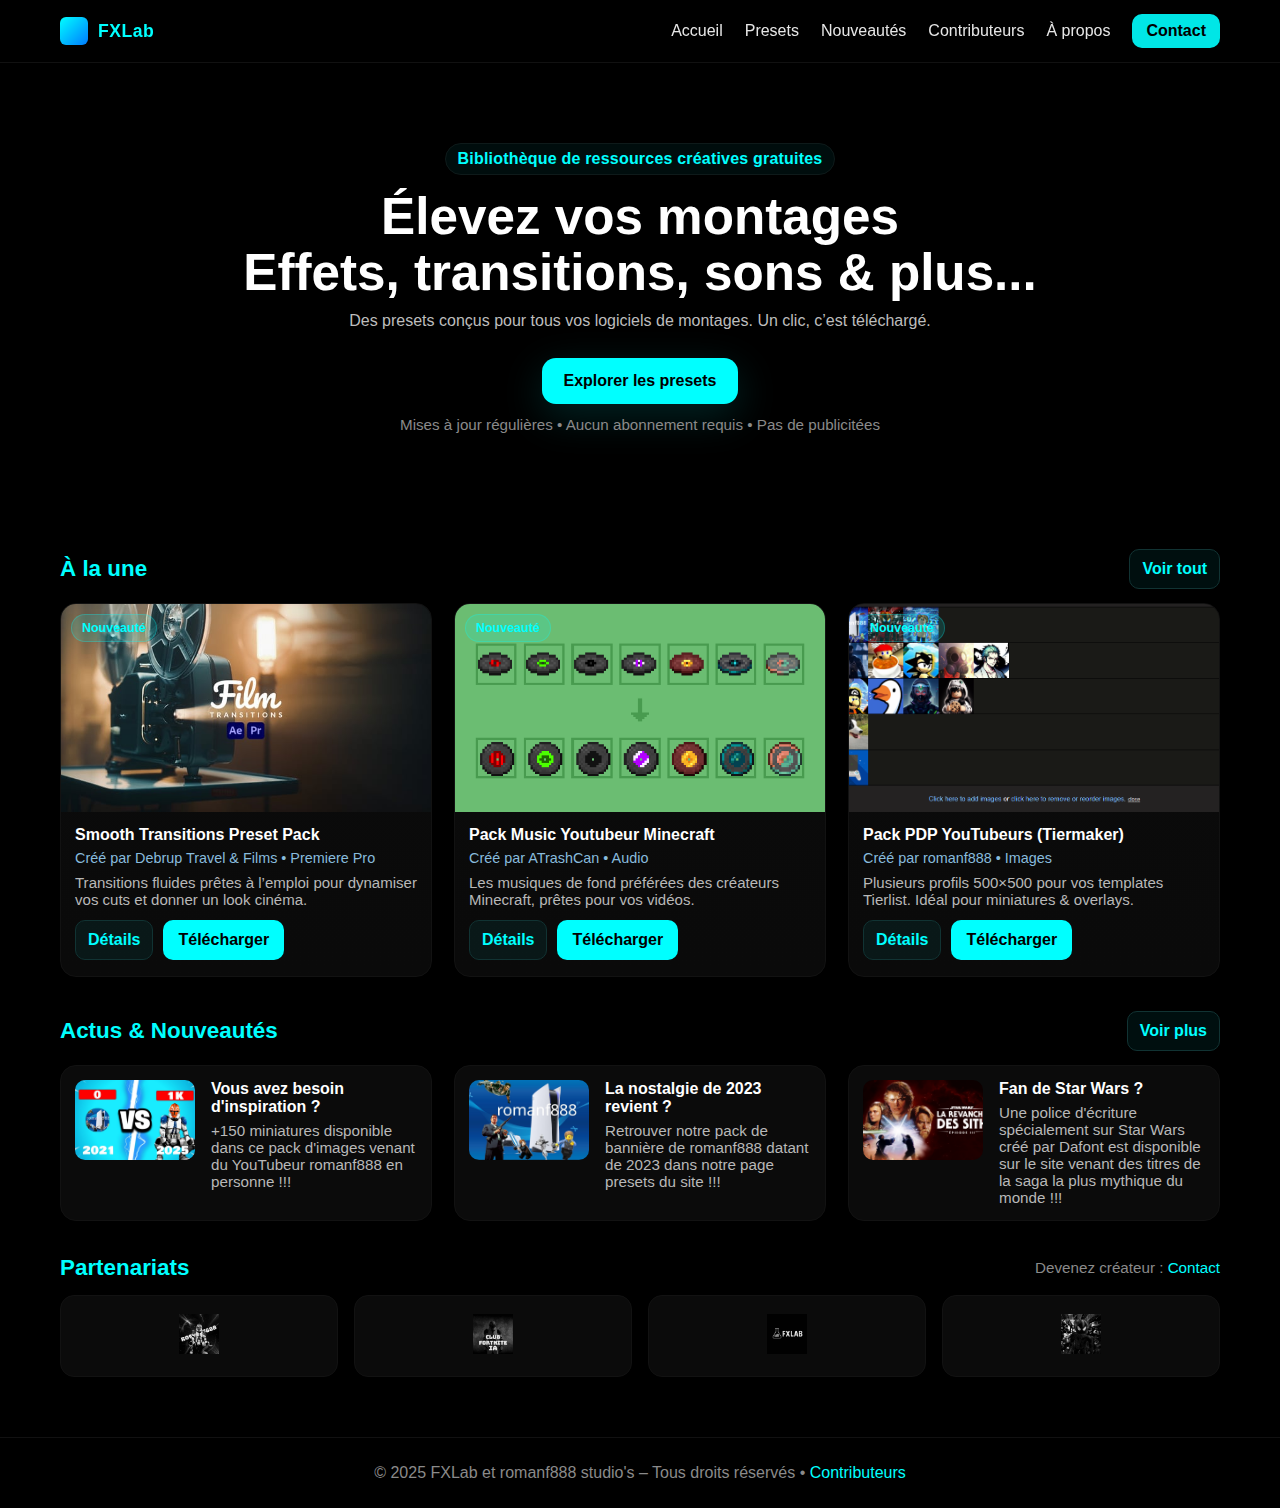
<file: index.html>
<!DOCTYPE html>
<html lang="fr">
<head>
  <meta charset="utf-8" />
  <meta name="viewport" content="width=device-width,initial-scale=1" />
  <title>FXLab – Bibliothèque de ressources gratuites et ilimités</title>
  <link rel="icon" href="favicon.ico" type="image/x-icon">
  <style>
    :root{
      --bg:#000; --card:#0b0b0b; --muted:#bdbdbd; --text:#fff; --accent:#00ffff; --accent-2:#00cccc;
      --ring: rgba(0,255,255,.15);
    }
    *{box-sizing:border-box}
    body{margin:0;background:var(--bg);color:var(--text);
      font-family:-apple-system,BlinkMacSystemFont,"Segoe UI",Roboto,Inter,Arial,sans-serif}
    a{color:inherit;text-decoration:none}

    /* Header */
    header{
      position:sticky; top:0; z-index:50;
      background:rgba(0,0,0,.7); backdrop-filter: blur(12px);
      border-bottom:1px solid #111;
    }
    .nav{
      max-width:1200px; margin:0 auto; padding:14px 20px;
      display:flex; align-items:center; justify-content:space-between;
    }
    .brand{display:flex; align-items:center; gap:10px}
    .brand-logo{width:28px;height:28px;border-radius:6px;background:linear-gradient(135deg,var(--accent),#007bff)}
    .brand h1{margin:0;font-size:1.1rem;letter-spacing:.5px;color:var(--accent)}
    .links{display:flex; gap:22px; align-items:center}
    .links a{opacity:.9}
    .links a:hover{color:var(--accent)}
    .cta-small{
      padding:8px 14px;border-radius:10px;background:var(--accent);color:#000;font-weight:700
    }
    .burger{display:none; cursor:pointer;border:1px solid #1a1a1a;border-radius:10px;padding:8px}
    .mobile{display:none; flex-direction:column; gap:14px; padding:14px 20px; border-top:1px solid #111}

    /* Hero */
    .hero{
      max-width:1200px; margin:40px auto; padding:40px 20px; text-align:center;
    }
    .super{display:inline-block; padding:6px 12px; border:1px solid #0e1a1a; border-radius:999px;
      background:rgba(0,255,255,.05); color:var(--accent); font-weight:600; letter-spacing:.2px}
    .hero h2{font-size:clamp(2rem,4vw,3.2rem); line-height:1.1; margin:14px 0 10px}
    .hero p{color:var(--muted); max-width:800px; margin:0 auto 22px}
    .cta{
      display:inline-block; margin-top:6px; padding:14px 22px; border-radius:14px;
      background:var(--accent); color:#000; font-weight:800;
      box-shadow:0 12px 40px var(--ring)
    }
    .cta:hover{background:var(--accent-2)}
    /* sub-note */
    .sub{margin-top:12px; color:#8a8a8a; font-size:.95rem}

    /* Sections wrapper */
    .wrap{max-width:1200px; margin:0 auto; padding:10px 20px 60px}

    /* Featured presets row */
    .section-head{display:flex; justify-content:space-between; align-items:center; margin:26px 0 14px}
    .section-head h3{margin:0; font-size:1.4rem; color:var(--accent)}
    .grid{
      display:grid; gap:22px;
      grid-template-columns:repeat(auto-fit,minmax(240px,1fr));
    }
    .card{
      background:linear-gradient(180deg,#0b0b0b,#0a0a0a);
      border:1px solid #121212; border-radius:16px; overflow:hidden;
      transition:transform .25s ease, box-shadow .25s ease, border-color .25s ease;
      position:relative;
    }
    .card:hover{transform:translateY(-4px); box-shadow:0 16px 40px var(--ring); border-color:#1b1b1b}
    .thumb{position:relative; aspect-ratio:16/9; background:#151515}
    .thumb img{width:100%; height:100%; object-fit:cover; display:block}
    .label{position:absolute; top:10px; left:10px; padding:6px 10px; border-radius:999px;
      background:rgba(0,255,255,.14); color:var(--accent); font-size:.78rem; font-weight:700; border:1px solid rgba(0,255,255,.25)}
    .content{padding:14px 14px 16px}
    .title{margin:0 0 6px; font-weight:700}
    .meta{color:#8bd; font-size:.9rem; margin-bottom:8px}
    .desc{color:#b8b8b8; font-size:.94rem; margin:0 0 12px}
    .actions{display:flex; gap:10px}
    .btn{
      display:inline-block; padding:10px 12px; border-radius:10px; font-weight:700;
      border:1px solid #133; background:rgba(0,255,255,.06); color:var(--accent)
    }
    .btn:hover{background:rgba(0,255,255,.12)}
    .btn-primary {
  display:inline-block;
  padding:10px 14px;
  border-radius:10px;   /* arrondi */
  font-weight:700;
  border:1px solid transparent;
  background:var(--accent);
  color:#000;
  transition: background 0.2s ease, transform 0.2s ease;
}

.btn-primary:hover {
  background:var(--accent-2);
  transform: translateY(-2px);
}

    /* Articles / Actus */
    .article{display:flex; gap:16px; padding:14px; border:1px solid #121212; border-radius:16px; background:#0b0b0b}
    .article img{width:120px; height:80px; object-fit:cover; border-radius:10px; background:#151515}
    .article h4{margin:0 0 6px}
    .article p{margin:0; color:#b8b8b8; font-size:.95rem}
    .article {
  display:flex; 
  gap:16px; 
  padding:14px; 
  border:1px solid #121212; 
  border-radius:16px; 
  background:#0b0b0b;
  transition: transform .25s ease, box-shadow .25s ease, border-color .25s ease;
}

.article:hover {
  transform: translateY(-4px);
  box-shadow: 0 16px 40px var(--ring);
  border-color: #1b1b1b;
}

    /* Partenaires */
    .partners{
      display:grid; grid-template-columns:repeat(auto-fit,minmax(130px,1fr)); gap:16px;
    }
    .partner{
      border:1px solid #121212; border-radius:14px; background:#0b0b0b; padding:18px; text-align:center;
      transition:transform .2s ease, box-shadow .2s ease;
    }
    .partner:hover{transform:translateY(-3px); box-shadow:0 10px 30px var(--ring)}
    .partner img{height:40px; object-fit:contain; filter:grayscale(100%) contrast(105%); opacity:.9}

    /* Footer */
    footer{border-top:1px solid #111; color:#8a8a8a; text-align:center; padding:26px 20px}

    /* Responsive nav */
    @media (max-width:860px){
      .links{display:none}
      .burger{display:block}
      .mobile.show{display:flex}
    }
  </style>
</head>
<body>

  <!-- Header -->
  <header>
    <div class="nav">
      <div class="brand">
        <div class="brand-logo" aria-hidden="true"></div>
        <h1>FXLab</h1>
      </div>

      <nav class="links" aria-label="Navigation principale">
        <a href="index.html" aria-current="page">Accueil</a>
        <a href="presets.html">Presets</a>
        <a href="news.html">Nouveautés</a>
        <a href="contributors.html">Contributeurs</a>
        <a href="about.html">À propos</a>
        <a href="contact.html" class="cta-small">Contact</a>
      </nav>

      <button class="burger" aria-label="Ouvrir le menu" onclick="toggleMenu()">
        ☰
      </button>
    </div>

    <nav id="mobileNav" class="mobile" aria-label="Navigation mobile">
      <a href="index.html">Accueil</a>
      <a href="presets.html">Presets</a>
      <a href="news.html">Nouveautés</a>
      <a href="contributors.html">Contributeurs</a>
      <a href="about.html">À propos</a>
      <a href="contact.html" class="cta-small" style="display:inline-block; width:max-content">Contact</a>
    </nav>
  </header>

  <!-- Hero -->
  <section class="hero">
    <span class="super">Bibliothèque de ressources créatives gratuites</span>
    <h2>Élevez vos montages<br>Effets, transitions, sons & plus...</h2>
    <p>Des presets conçus pour tous vos logiciels de montages.
       Un clic, c’est téléchargé.</p>
    <a class="cta" href="presets.html">Explorer les presets</a>
    <div class="sub">Mises à jour régulières • Aucun abonnement requis • Pas de publicitées</div>
  </section>

  <main class="wrap">

    <!-- Mise en avant presets -->
    <div class="section-head">
      <h3>À la une</h3>
      <a class="btn" href="presets.html">Voir tout</a>
    </div>
    <div class="grid" aria-label="Presets mis en avant">
      <!-- Card 1 -->
      <article class="card">
        <div class="thumb">
          <!-- Remplace par ton image -->
          <img src="pictures/film_transitions.jpg" alt="Smooth Transitions Preset Pack">
          <span class="label">Nouveauté</span>
        </div>
        <div class="content">
          <h4 class="title">Smooth Transitions Preset Pack</h4>
          <div class="meta">Créé par Debrup Travel & Films • Premiere Pro</div>
          <p class="desc">Transitions fluides prêtes à l’emploi pour dynamiser vos cuts et donner un look cinéma.</p>
          <div class="actions">
            <a class="btn" href="presets.html">Détails</a>
            <a class="btn-primary" href="https://drive.google.com/file/d/1tdREA-tGFz_EKFgXW3NCNWHJDrrkiq9k/view" target="_blank" rel="noopener">Télécharger</a>
          </div>
        </div>
      </article>

      <!-- Card 2 -->
      <article class="card">
        <div class="thumb">
          <img src="pictures/minecraft_music.png" alt="Pack Music Youtubeur Minecraft">
          <span class="label">Nouveauté</span>
        </div>
        <div class="content">
          <h4 class="title">Pack Music Youtubeur Minecraft</h4>
          <div class="meta">Créé par ATrashCan • Audio</div>
          <p class="desc">Les musiques de fond préférées des créateurs Minecraft, prêtes pour vos vidéos.</p>
          <div class="actions">
            <a class="btn" href="presets.html">Détails</a>
            <a class="btn-primary" href="https://drive.google.com/drive/folders/12WOY9GSO-vzHcJGz19avpRdbGQsEaAmz?usp=sharing" target="_blank" rel="noopener">Télécharger</a>
          </div>
        </div>
      </article>

      <!-- Card 3 -->
      <article class="card">
        <div class="thumb">
          <img src="pictures/tiermaker_youtubeurs.png" alt="Pack PDP YouTubeurs (Tiermaker)">
          <span class="label">Nouveauté</span>
        </div>
        <div class="content">
          <h4 class="title">Pack PDP YouTubeurs (Tiermaker)</h4>
          <div class="meta">Créé par romanf888 • Images</div>
          <p class="desc">Plusieurs profils 500×500 pour vos templates Tierlist. Idéal pour miniatures & overlays.</p>
          <div class="actions">
            <a class="btn" href="presets.html">Détails</a>
            <a class="btn-primary" href="https://drive.google.com/drive/folders/1rkk2cnZv1YM_CWG0DwI0sqtJLWTuQOmo?usp=sharing" target="_blank" rel="noopener">Télécharger</a>
          </div>
        </div>
      </article>
    </div>

    <!-- Nouveautés / Actus -->
    <div class="section-head" style="margin-top:34px;">
      <h3>Actus & Nouveautés</h3>
      <a class="btn" href="news.html">Voir plus</a>
    </div>
    <div class="grid">
      <!-- Article 1 -->
      <article class="article">
        <img src="pictures/Tout va changer... (4 ans sur YouTube).jpg" alt="Annonce FXLab">
        <div>
          <h4>Vous avez besoin d'inspiration ?</h4>
          <p>+150 miniatures disponible dans ce pack d'images venant du YouTubeur romanf888 en personne !!!</p>
        </div>
      </article>
      <!-- Article 2 -->
      <article class="article">
        <img src="pictures/Devenez romanf888 à partir de maintenant !!!.jpg" alt="Mise à jour">
        <div>
          <h4>La nostalgie de 2023 revient ?</h4>
          <p>Retrouver notre pack de bannière de romanf888 datant de 2023 dans notre page presets du site !!!</p>
        </div>
      </article>
      <!-- Article 3 -->
      <article class="article">
        <img src="pictures/sw3_picture.png" alt="Polices">
        <div>
          <h4>Fan de Star Wars ?</h4>
          <p>Une police d'écriture spécialement sur Star Wars créé par Dafont est disponible sur le site venant des titres de la saga la plus mythique du monde !!!</p>
        </div>
      </article>
    </div>

    <!-- Partenaires -->
    <div class="section-head" style="margin-top:34px;">
      <h3>Partenariats</h3>
      <span style="color:#8a8a8a;font-size:.95rem"> Devenez créateur : <a href="contact.html" style="color:var(--accent)">Contact</a></span>
    </div>
    <div class="partners" aria-label="Partenaires">
      <!-- Remplace les src par tes logos (images locales) -->
      <div class="partner"><img src="pictures/romanf888.PNG" alt="romanf888"></div>
      <div class="partner"><img src="pictures/Club_Fortnite_IA.png" alt="Club Fortnite"></div>
      <div class="partner"><img src="pictures/Fxlab.png" alt="FXLab For Creator"></div>
      <div class="partner"><img src="pictures/HYDRA.png" alt="HYDRA"></div>
    </div>

  </main>

  <footer>
    © 2025 FXLab et romanf888 studio's – Tous droits réservés • <a href="contributors.html" style="color:var(--accent)">Contributeurs</a>
  </footer>

  <script>
    function toggleMenu(){
      const el = document.getElementById('mobileNav');
      el.classList.toggle('show');
    }
  </script>
</body>
</html>
</file>
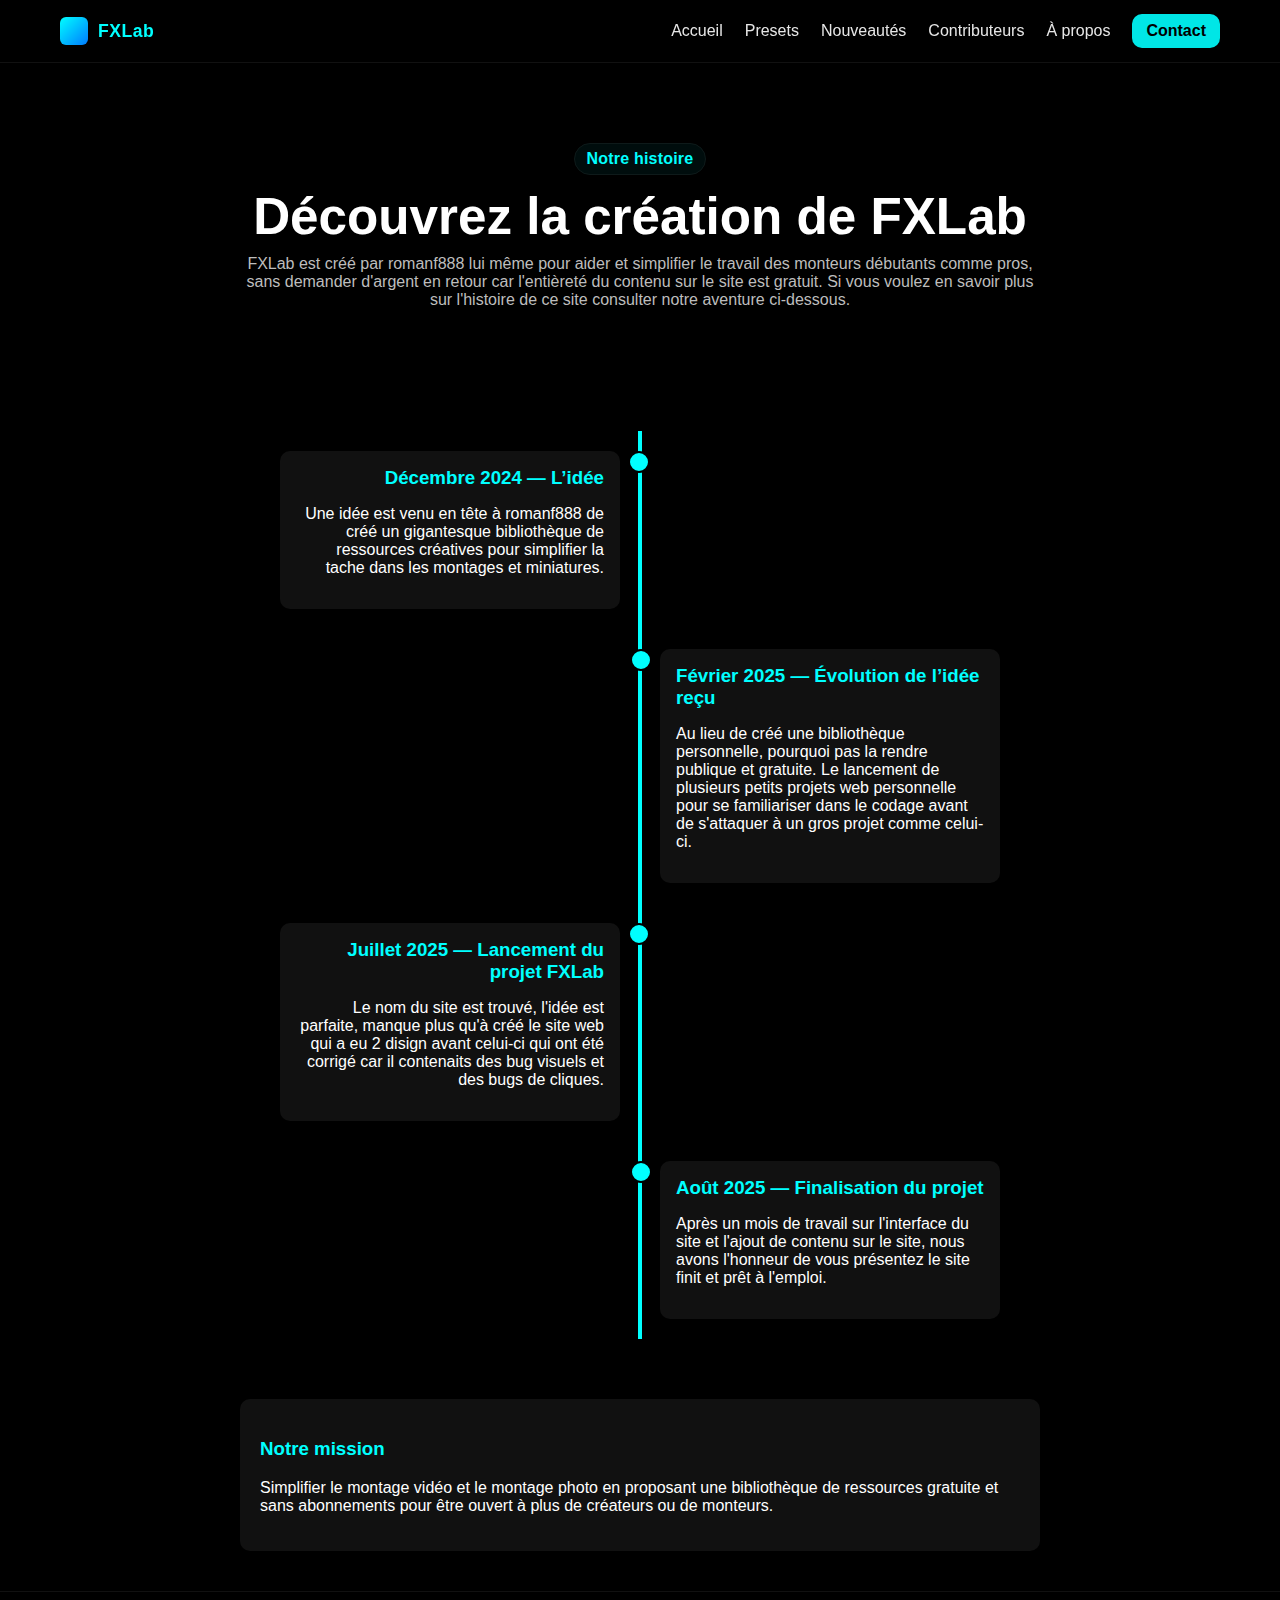
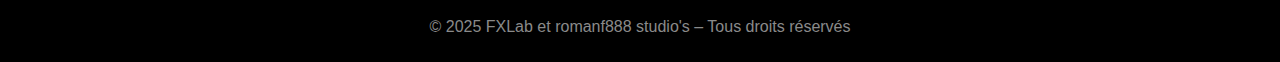
<file: about.html>
<!DOCTYPE html>
<html lang="fr">
<head>
  <meta charset="utf-8" />
  <meta name="viewport" content="width=device-width,initial-scale=1" />
  <title>FXLab – À propos</title>
  <link rel="icon" href="favicon.ico" type="image/x-icon">
  <link rel="stylesheet" href="style.css">
  <style>
    /* Timeline */
    .timeline {
      position: relative;
      max-width: 800px;
      margin: 60px auto;
      padding: 0 20px;
    }
    .timeline::before {
      content: "";
      position: absolute;
      left: 50%;
      top: 0;
      bottom: 0;
      width: 4px;
      background: var(--accent);
      transform: translateX(-50%);
    }
    .timeline-item {
      position: relative;
      width: 50%;
      padding: 20px;
      box-sizing: border-box;
    }
    .timeline-item::before {
      content: "";
      position: absolute;
      top: 20px;
      width: 18px;
      height: 18px;
      background: var(--accent);
      border-radius: 50%;
      border: 2px solid #000;
      z-index: 1;
    }
    .timeline-item.left {
      left: 0;
      text-align: right;
    }
    .timeline-item.left::before {
      right: -10px;
    }
    .timeline-item.right {
      left: 50%;
    }
    .timeline-item.right::before {
      left: -10px;
    }
    .timeline-content {
      display: inline-block;
      background: #111;
      padding: 16px;
      border-radius: 10px;
      max-width: 340px;
    }
    .timeline-content h3 {
      margin: 0 0 8px;
      color: var(--accent);
    }
    .mission {
      background: #111;
      padding: 20px;
      border-radius: 10px;
      margin: 40px auto;
      max-width: 800px;
    }
    .mission h3 {
      color: var(--accent);
    }
  </style>
</head>
<body>

  <!-- Header -->
  <header>
    <div class="nav">
      <div class="brand">
        <div class="brand-logo"></div>
        <h1>FXLab</h1>
      </div>
      <nav class="links">
        <a href="index.html">Accueil</a>
        <a href="presets.html">Presets</a>
        <a href="news.html">Nouveautés</a>
        <a href="contributors.html">Contributeurs</a>
        <a href="about.html" aria-current="page">À propos</a>
        <a href="contact.html" class="cta-small">Contact</a>
      </nav>
      <button class="burger" onclick="toggleMenu()">☰</button>
    </div>
    <nav id="mobileNav" class="mobile">
      <a href="index.html">Accueil</a>
      <a href="presets.html">Presets</a>
      <a href="news.html">Nouveautés</a>
      <a href="contributors.html">Contributeurs</a>
      <a href="about.html">À propos</a>
      <a href="contact.html" class="cta-small">Contact</a>
    </nav>
  </header>

  <!-- Hero -->
  <section class="hero">
    <span class="super">Notre histoire</span>
    <h2>Découvrez la création de FXLab</h2>
    <p>FXLab est créé par romanf888 lui même pour aider et simplifier le travail des monteurs débutants comme pros, sans demander d'argent en retour car l'entièreté du contenu sur le site est gratuit. Si vous voulez en savoir plus sur l'histoire de ce site consulter notre aventure ci-dessous.</p>
  </section>

  <!-- Timeline -->
  <section class="timeline">
    <div class="timeline-item left">
      <div class="timeline-content">
        <h3>Décembre 2024 — L’idée</h3>
        <p>Une idée est venu en tête à romanf888 de créé un gigantesque bibliothèque de ressources créatives pour simplifier la tache dans les montages et miniatures.</p>
      </div>
    </div>

    <div class="timeline-item right">
      <div class="timeline-content">
        <h3>Février 2025 — Évolution de l’idée reçu</h3>
        <p>Au lieu de créé une bibliothèque personnelle, pourquoi pas la rendre publique et gratuite. Le lancement de plusieurs petits projets web personnelle pour se familiariser dans le codage avant de s'attaquer à un gros projet comme celui-ci.</p>
      </div>
    </div>

    <div class="timeline-item left">
      <div class="timeline-content">
        <h3>Juillet 2025 — Lancement du projet FXLab</h3>
        <p>Le nom du site est trouvé, l'idée est parfaite, manque plus qu'à créé le site web qui a eu 2 disign avant celui-ci qui ont été corrigé car il contenaits des bug visuels et des bugs de cliques.</p>
      </div>
    </div>

    <div class="timeline-item right">
      <div class="timeline-content">
        <h3>Août 2025 — Finalisation du projet</h3>
        <p>Après un mois de travail sur l'interface du site et l'ajout de contenu sur le site, nous avons l'honneur de vous présentez le site finit et prêt à l'emploi.</p>
      </div>
    </div>
  </section>

  <!-- Mission -->
  <section class="mission">
    <h3>Notre mission</h3>
    <p>Simplifier le montage vidéo et le montage photo en proposant une bibliothèque de ressources gratuite et sans abonnements pour être ouvert à plus de créateurs ou de monteurs.</p>
  </section>

  <footer>
    © 2025 FXLab et romanf888 studio's – Tous droits réservés
  </footer>

  <script>
    function toggleMenu(){
      document.getElementById('mobileNav').classList.toggle('show');
    }
  </script>
</body>
</html>
</file>
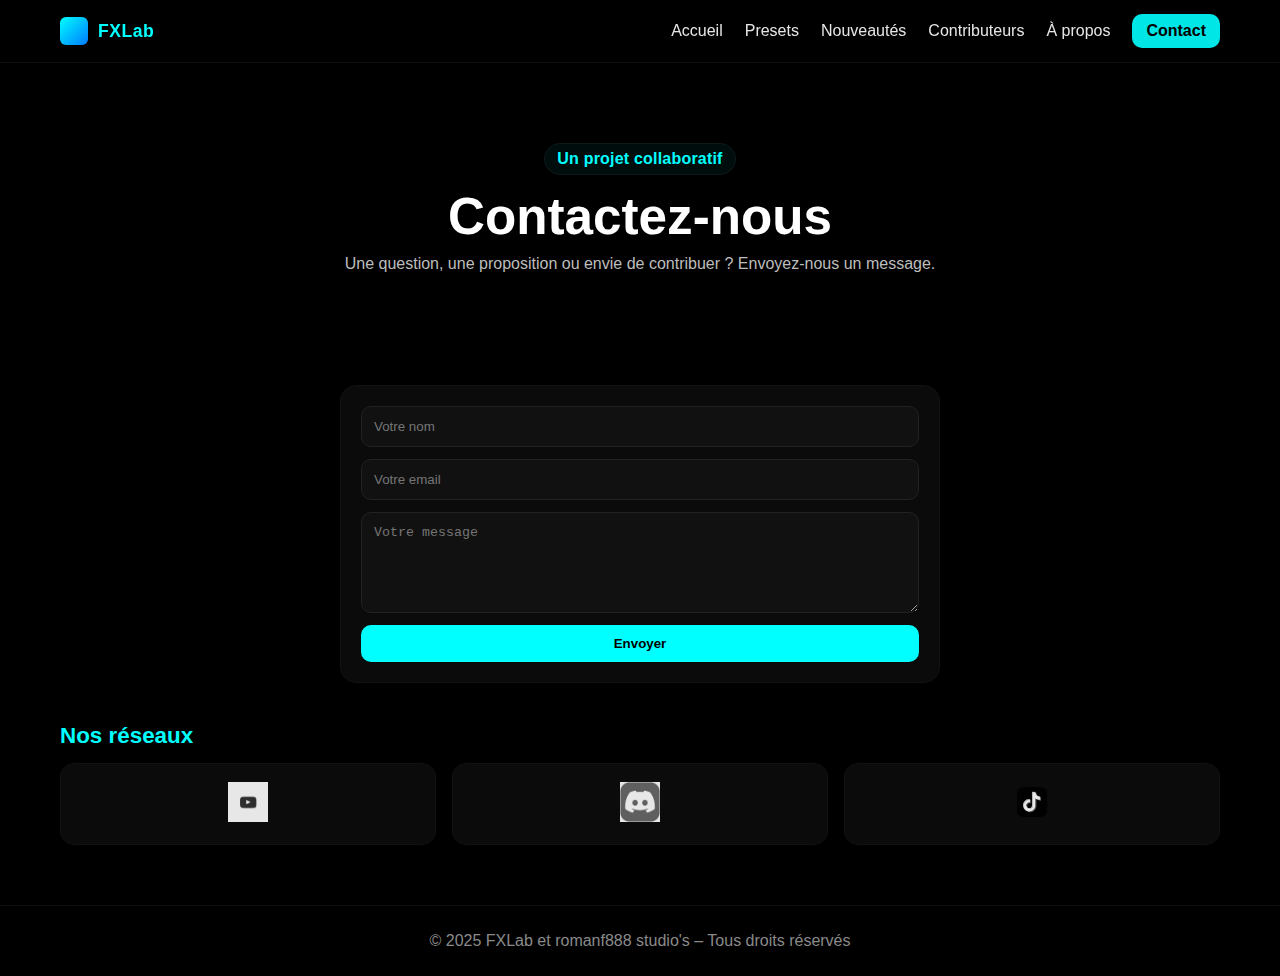
<file: contact.html>
<!DOCTYPE html>
<html lang="fr">
<head>
  <meta charset="utf-8" />
  <meta name="viewport" content="width=device-width,initial-scale=1" />
  <title>FXLab – Contact</title>
  <link rel="icon" href="favicon.ico" type="image/x-icon">
  <link rel="stylesheet" href="style.css">
</head>
<body>

  <!-- Header -->
  <header>
    <div class="nav">
      <div class="brand">
        <div class="brand-logo"></div>
        <h1>FXLab</h1>
      </div>
      <nav class="links">
        <a href="index.html">Accueil</a>
        <a href="presets.html">Presets</a>
        <a href="news.html">Nouveautés</a>
        <a href="contributors.html">Contributeurs</a>
        <a href="about.html">À propos</a>
        <a href="contact.html" class="cta-small" aria-current="page">Contact</a>
      </nav>
      <button class="burger" onclick="toggleMenu()">☰</button>
    </div>
    <nav id="mobileNav" class="mobile">
      <a href="index.html">Accueil</a>
      <a href="presets.html">Presets</a>
      <a href="news.html">Nouveautés</a>
      <a href="contributors.html">Contributeurs</a>
      <a href="about.html">À propos</a>
      <a href="contact.html" class="cta-small">Contact</a>
    </nav>
  </header>

  <!-- Hero -->
  <section class="hero">
    <span class="super">Un projet collaboratif</span>
    <h2>Contactez-nous</h2>
    <p>Une question, une proposition ou envie de contribuer ? Envoyez-nous un message.</p>
  </section>

  <main class="wrap">
    <form action="mailto:fxlab@example.com" method="post" enctype="text/plain" style="max-width:600px;margin:0 auto;background:#0b0b0b;border:1px solid #121212;border-radius:16px;padding:20px;display:flex;flex-direction:column;gap:12px;">
      <input type="text" name="nom" placeholder="Votre nom" required style="padding:12px;border-radius:10px;border:1px solid #222;background:#111;color:#fff">
      <input type="email" name="email" placeholder="Votre email" required style="padding:12px;border-radius:10px;border:1px solid #222;background:#111;color:#fff">
      <textarea name="message" rows="5" placeholder="Votre message" required style="padding:12px;border-radius:10px;border:1px solid #222;background:#111;color:#fff"></textarea>
      <button type="submit" class="btn-primary">Envoyer</button>
    </form>

    <div class="section-head" style="margin-top:40px;">
      <h3>Nos réseaux</h3>
    </div>
    <div class="partners">
      <a class="partner" href="https://www.youtube.com/@romanf888" target="_blank"><img src="pictures/YouTube_logo.png" alt="YouTube"></a>
      <a class="partner" href="https://discord.gg/Errnw5qfYZ" target="_blank"><img src="pictures/Discord_logo.png" alt="Discord"></a>
      <a class="partner" href="https://www.tiktok.com/@romanf8888640" target="_blank"><img src="pictures/TikTok_logo.png" alt="TikTok"></a>
    </div>
  </main>

  <footer>
    © 2025 FXLab et romanf888 studio's – Tous droits réservés
  </footer>

  <script>
    function toggleMenu(){
      document.getElementById('mobileNav').classList.toggle('show');
    }
  </script>
</body>
</html>
</file>
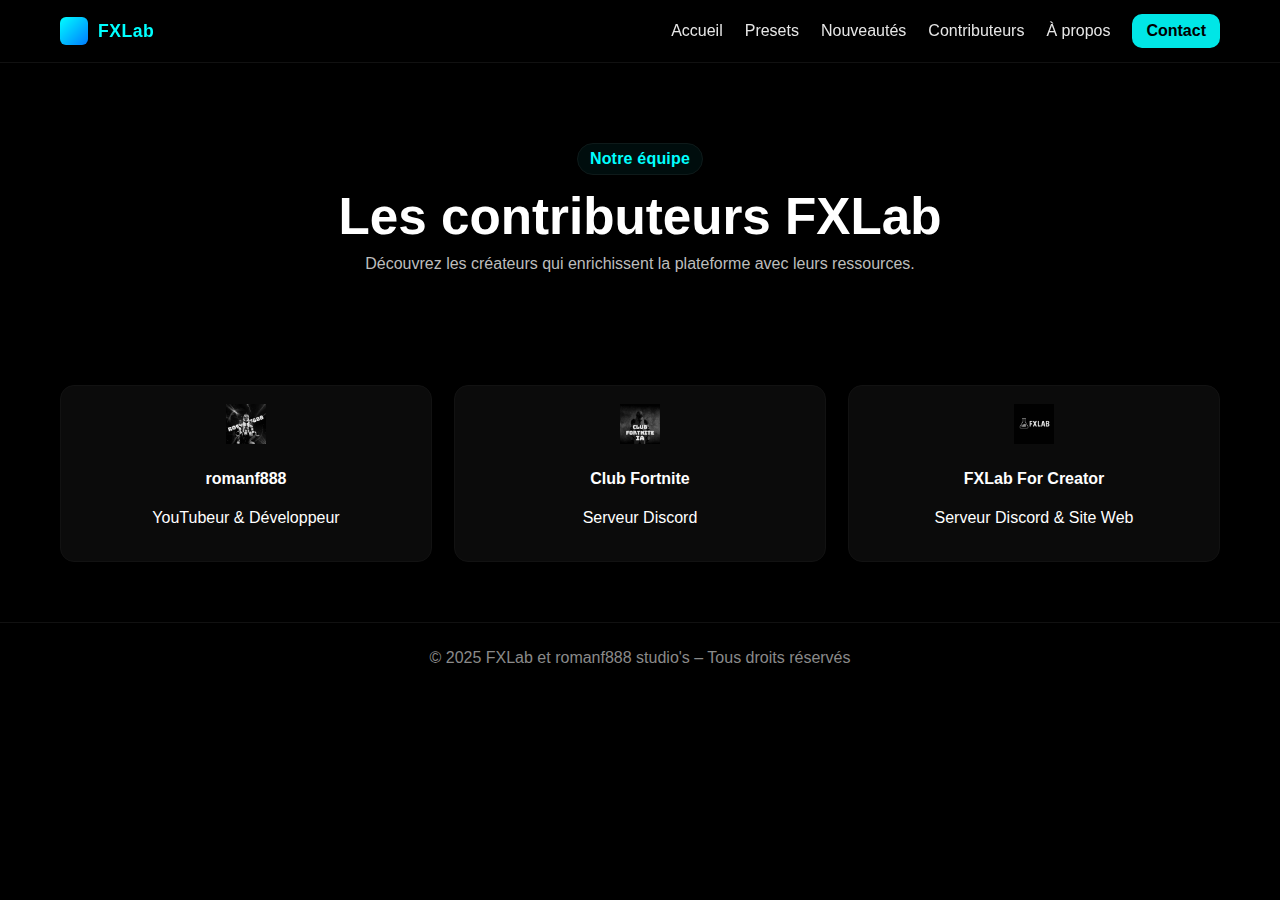
<file: contributors.html>
<!DOCTYPE html>
<html lang="fr">
<head>
  <meta charset="utf-8" />
  <meta name="viewport" content="width=device-width,initial-scale=1" />
  <title>FXLab – Contributeurs</title>
  <link rel="icon" href="favicon.ico" type="image/x-icon">
  <link rel="stylesheet" href="style.css">
</head>
<body>

  <!-- Header -->
  <header>
    <div class="nav">
      <div class="brand">
        <div class="brand-logo"></div>
        <h1>FXLab</h1>
      </div>
      <nav class="links">
        <a href="index.html">Accueil</a>
        <a href="presets.html">Presets</a>
        <a href="news.html">Nouveautés</a>
        <a href="contributors.html" aria-current="page">Contributeurs</a>
        <a href="about.html">À propos</a>
        <a href="contact.html" class="cta-small">Contact</a>
      </nav>
      <button class="burger" onclick="toggleMenu()">☰</button>
    </div>
    <nav id="mobileNav" class="mobile">
      <a href="index.html">Accueil</a>
      <a href="presets.html">Presets</a>
      <a href="news.html">Nouveautés</a>
      <a href="contributors.html">Contributeurs</a>
      <a href="about.html">À propos</a>
      <a href="contact.html" class="cta-small">Contact</a>
    </nav>
  </header>

  <!-- Hero -->
  <section class="hero">
    <span class="super">Notre équipe</span>
    <h2>Les contributeurs FXLab</h2>
    <p>Découvrez les créateurs qui enrichissent la plateforme avec leurs ressources.</p>
  </section>

  <main class="wrap">
    <div class="grid">
      <div class="partner">
        <img src="pictures/romanf888.PNG" alt="romanf888">
        <h4>romanf888</h4>
        <p>YouTubeur & Développeur</p>
      </div>

      <div class="partner">
        <img src="pictures/Club_Fortnite_IA.png" alt="Club Fortnite">
        <h4>Club Fortnite</h4>
        <p>Serveur Discord</p>
      </div>

      <div class="partner">
        <img src="pictures/Fxlab.png" alt="FXLab For Creator">
        <h4>FXLab For Creator</h4>
        <p>Serveur Discord & Site Web</p>
      </div>
    </div>
  </main>

  <footer>
    © 2025 FXLab et romanf888 studio's – Tous droits réservés
  </footer>

  <script>
    function toggleMenu(){
      document.getElementById('mobileNav').classList.toggle('show');
    }
  </script>
</body>
</html>
</file>
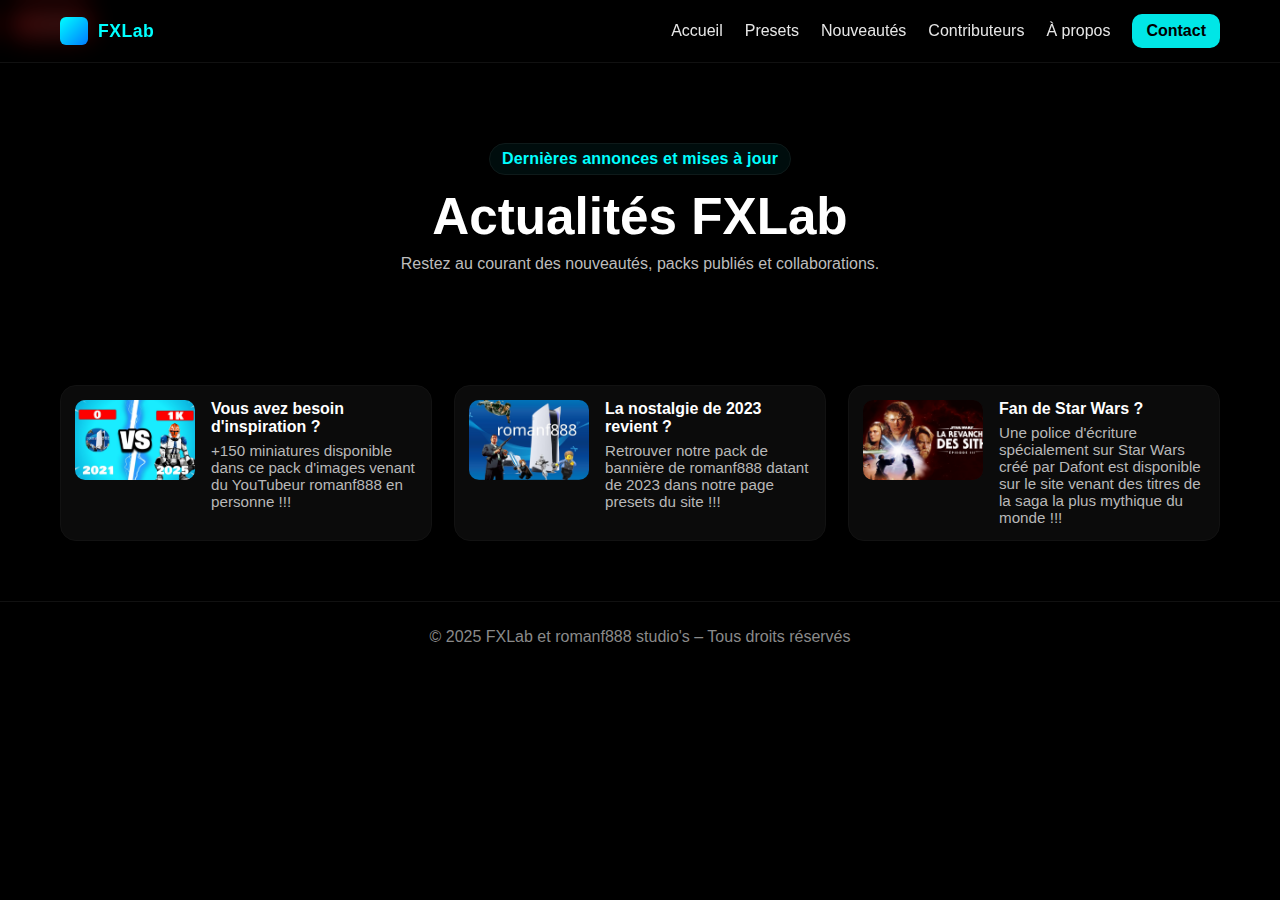
<file: news.html>
<!DOCTYPE html>
<html lang="fr">
<head>
  <meta charset="utf-8" />
  <meta name="viewport" content="width=device-width,initial-scale=1" />
  <title>FXLab – Nouveautés</title>
  <link rel="icon" href="favicon.ico" type="image/x-icon">
  <link rel="stylesheet" href="style.css">
</head>
<body>

  <!-- Header -->
  <header>
    <div class="nav">
      <div class="brand">
        <div class="brand-logo"></div>
        <h1>FXLab</h1>
      </div>
      <nav class="links">
        <a href="index.html">Accueil</a>
        <a href="presets.html">Presets</a>
        <a href="news.html" aria-current="page">Nouveautés</a>
        <a href="contributors.html">Contributeurs</a>
        <a href="about.html">À propos</a>
        <a href="contact.html" class="cta-small">Contact</a>
      </nav>
      <button class="burger" onclick="toggleMenu()">☰</button>
    </div>
    <nav id="mobileNav" class="mobile">
      <a href="index.html">Accueil</a>
      <a href="presets.html">Presets</a>
      <a href="news.html">Nouveautés</a>
      <a href="contributors.html">Contributeurs</a>
      <a href="about.html">À propos</a>
      <a href="contact.html" class="cta-small">Contact</a>
    </nav>
  </header>

  <!-- Hero -->
  <section class="hero">
    <span class="super">Dernières annonces et mises à jour</span>
    <h2>Actualités FXLab</h2>
    <p>Restez au courant des nouveautés, packs publiés et collaborations.</p>
  </section>

  <main class="wrap">
    <div class="grid">
      <article class="article">
        <img src="pictures/Tout va changer... (4 ans sur YouTube).jpg" alt="Annonce pack">
        <span class="label_news">Actualités</span>
        <div>
          <h4>Vous avez besoin d'inspiration ?</h4>
          <p>+150 miniatures disponible dans ce pack d'images venant du YouTubeur romanf888 en personne !!!</p>
        </div>
      </article>

      <article class="article">
        <img src="pictures/Devenez romanf888 à partir de maintenant !!!.jpg" alt="Annonce pack">
        <span class="label_news">Actualités</span>
        <div>
          <h4>La nostalgie de 2023 revient ?</h4>
          <p>Retrouver notre pack de bannière de romanf888 datant de 2023 dans notre page presets du site !!!</p>
        </div>
      </article>

      <article class="article">
        <img src="pictures/sw3_picture.png" alt="Nouvelle musique">
        <span class="label_news">Actualités</span>
        <div>
          <h4>Fan de Star Wars ?</h4>
          <p>Une police d'écriture spécialement sur Star Wars créé par Dafont est disponible sur le site venant des titres de la saga la plus mythique du monde !!!</p>
        </div>
      </article>
    </div>
  </main>

  <footer>
    © 2025 FXLab et romanf888 studio's – Tous droits réservés
  </footer>

  <script>
    function toggleMenu(){
      document.getElementById('mobileNav').classList.toggle('show');
    }
  </script>
</body>
</html>
</file>
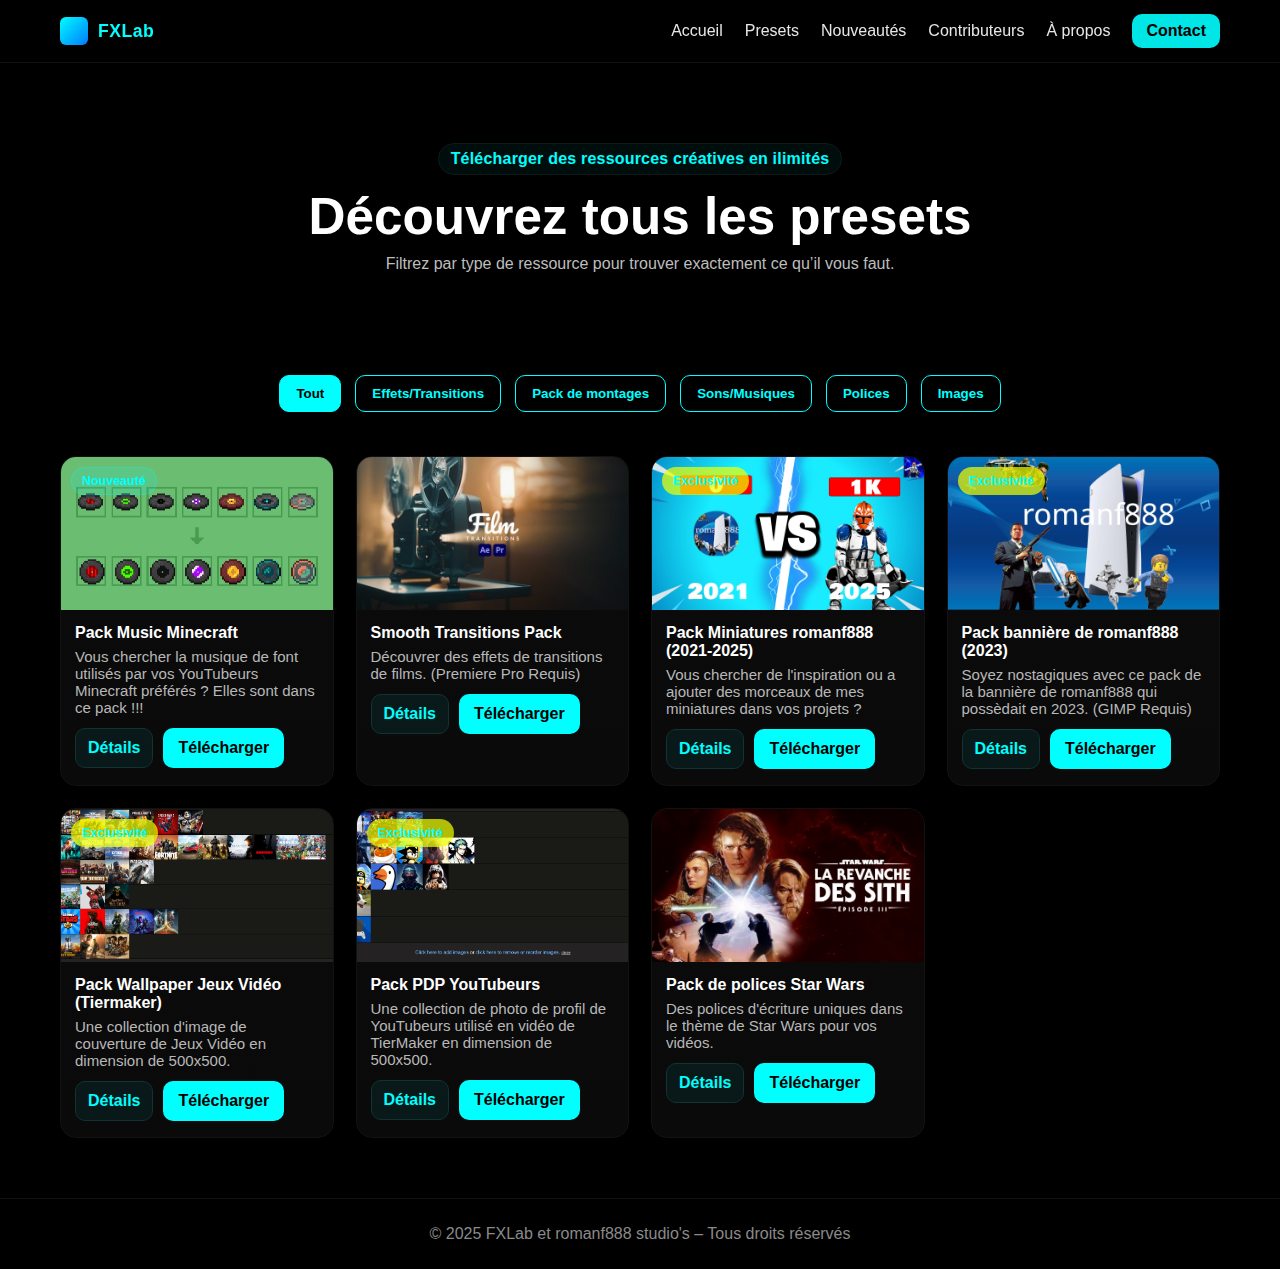
<file: presets.html>
<!DOCTYPE html>
<html lang="fr">
<head>
  <meta charset="utf-8" />
  <meta name="viewport" content="width=device-width,initial-scale=1" />
  <title>FXLab – Presets</title>
  <link rel="icon" href="favicon.ico" type="image/x-icon">
  <link rel="stylesheet" href="style.css">
  <style>
    /* Filtres */
    .filters {
      display:flex;
      flex-wrap:wrap;
      gap:14px;
      justify-content:center;
      margin:20px 0 34px;
    }
    .filter-btn {
      padding:10px 16px;
      border-radius:10px;
      border:1px solid var(--accent);
      background:transparent;
      color:var(--accent);
      font-weight:600;
      cursor:pointer;
      transition:all .2s ease;
    }
    .filter-btn.active,
    .filter-btn:hover {
      background:var(--accent);
      color:#000;
    }
    .hidden{display:none !important;}
  </style>
</head>
<body>

  <!-- Header -->
  <header>
    <div class="nav">
      <div class="brand">
        <div class="brand-logo"></div>
        <h1>FXLab</h1>
      </div>
      <nav class="links">
        <a href="index.html">Accueil</a>
        <a href="presets.html" aria-current="page">Presets</a>
        <a href="news.html">Nouveautés</a>
        <a href="contributors.html">Contributeurs</a>
        <a href="about.html">À propos</a>
        <a href="contact.html" class="cta-small">Contact</a>
      </nav>
      <button class="burger" onclick="toggleMenu()">☰</button>
    </div>
    <nav id="mobileNav" class="mobile">
      <a href="index.html">Accueil</a>
      <a href="presets.html">Presets</a>
      <a href="news.html">Nouveautés</a>
      <a href="contributors.html">Contributeurs</a>
      <a href="about.html">À propos</a>
      <a href="contact.html" class="cta-small">Contact</a>
    </nav>
  </header>

  <!-- Hero -->
  <section class="hero">
    <span class="super">Télécharger des ressources créatives en ilimités</span>
    <h2>Découvrez tous les presets</h2>
    <p>Filtrez par type de ressource pour trouver exactement ce qu’il vous faut.</p>
  </section>

  <!-- Filtres -->
  <div class="filters">
    <button class="filter-btn active" onclick="filterPresets('all')">Tout</button>
    <button class="filter-btn" onclick="filterPresets('transitions')">Effets/Transitions</button>
    <button class="filter-btn" onclick="filterPresets('packs')">Pack de montages</button>
    <button class="filter-btn" onclick="filterPresets('sons')">Sons/Musiques</button>
    <button class="filter-btn" onclick="filterPresets('polices')">Polices</button>
    <button class="filter-btn" onclick="filterPresets('images')">Images</button>
  </div>

  <main class="wrap">
    <div class="grid" id="presetGrid">
      <!-- Exemple 7 -->
      <article class="card sons">
        <div class="thumb">
          <img src="pictures/minecraft_music.png" alt="Pack Music Minecraft">
          <span class="label">Nouveauté</span>
        </div>
        <div class="content">
          <h4 class="title">Pack Music Minecraft</h4>
          <p class="desc">Vous chercher la musique de font utilisés par vos YouTubeurs Minecraft préférés ? Elles sont dans ce pack !!!</p>
          <div class="actions">
            <a class="btn" href="#">Détails</a>
            <a class="btn-primary" href="https://drive.google.com/drive/folders/12WOY9GSO-vzHcJGz19avpRdbGQsEaAmz?usp=sharing" target="_blank" rel="noopener">Télécharger</a>
          </div>
        </div>
      </article>

      <!-- Exemple 6 -->
      <article class="card transitions">
        <div class="thumb">
          <img src="pictures/film_transitions.jpg" alt="Smooth Transitions Preset Pack">
        </div>
        <div class="content">
          <h4 class="title">Smooth Transitions Pack</h4>
          <p class="desc">Découvrer des effets de transitions de films. (Premiere Pro Requis)</p>
          <div class="actions">
            <a class="btn" href="#">Détails</a>
            <a class="btn-primary" href="https://drive.google.com/file/d/1tdREA-tGFz_EKFgXW3NCNWHJDrrkiq9k/view" target="_blank" rel="noopener">Télécharger</a>
          </div>
        </div>
      </article>

      <!-- Exemple 5 -->
      <article class="card images">
        <div class="thumb">
          <img src="pictures/Tout va changer... (4 ans sur YouTube).jpg" alt="Pack Miniatures romanf888 (2021-2025)">
          <span class="label_or">Exclusivité</span>
        </div>
        <div class="content">
          <h4 class="title">Pack Miniatures romanf888 (2021-2025)</h4>
          <p class="desc">Vous chercher de l'inspiration ou a ajouter des morceaux de mes miniatures dans vos projets ?</p>
          <div class="actions">
            <a class="btn" href="#">Détails</a>
            <a class="btn-primary" href="https://drive.google.com/drive/folders/1rqVtXTB1FWU6HO0Mn9rucpmG8a8Epo5q?usp=sharing" target="_blank" rel="noopener">Télécharger</a>
          </div>
        </div>
      </article>

      <!-- Exemple 4 -->
      <article class="card packs">
        <div class="thumb">
          <img src="pictures/Devenez romanf888 à partir de maintenant !!!.jpg" alt="Pack bannière de romanf888 (2023)">
          <span class="label_or">Exclusivité</span>
        </div>
        <div class="content">
          <h4 class="title">Pack bannière de romanf888 (2023)</h4>
          <p class="desc">Soyez nostagiques avec ce pack de la bannière de romanf888 qui possèdait en 2023. (GIMP Requis)</p>
          <div class="actions">
            <a class="btn" href="#">Détails</a>
            <a class="btn-primary" href="https://mega.nz/file/Qjdy0YTI#4BqcVX2KXqeOREMle0lyap_K_DJFAb6nebUy-fwACsQ" target="_blank" rel="noopener">Télécharger</a>
          </div>
        </div>
      </article>

      <!-- Exemple 3 -->
      <article class="card images">
        <div class="thumb">
          <img src="pictures/tiermaker_jeux_vidéo.png" alt="Pack Wallpaper Jeux Vidéo (Tiermaker)">
          <span class="label_or">Exclusivité</span>
        </div>
        <div class="content">
          <h4 class="title">Pack Wallpaper Jeux Vidéo (Tiermaker)</h4>
          <p class="desc">Une collection d'image de couverture de Jeux Vidéo en dimension de 500x500.</p>
          <div class="actions">
            <a class="btn" href="#">Détails</a>
            <a class="btn-primary" href="https://drive.google.com/drive/folders/1Or9k8pXCYIXP8afcAVGFITjqgcaYteWl?usp=sharing" target="_blank" rel="noopener">Télécharger</a>
          </div>
        </div>
      </article>

      <!-- Exemple 2 -->
      <article class="card images">
        <div class="thumb">
          <img src="pictures/tiermaker_youtubeurs.png" alt="Pack Tierlist Images">
          <span class="label_or">Exclusivité</span>
        </div>
        <div class="content">
          <h4 class="title">Pack PDP YouTubeurs</h4>
          <p class="desc">Une collection de photo de profil de YouTubeurs utilisé en vidéo de TierMaker en dimension de 500x500.</p>
          <div class="actions">
            <a class="btn" href="#">Détails</a>
            <a class="btn-primary" href="https://drive.google.com/drive/folders/1rkk2cnZv1YM_CWG0DwI0sqtJLWTuQOmo?usp=sharing" target="_blank" rel="noopener">Télécharger</a>
          </div>
        </div>
      </article>

      <!-- Exemple 1 -->
      <article class="card polices">
        <div class="thumb">
          <img src="pictures/sw3_picture.png" alt="Pack de polices Star Wars">
        </div>
        <div class="content">
          <h4 class="title">Pack de polices Star Wars</h4>
          <p class="desc">Des polices d'écriture uniques dans le thème de Star Wars pour vos vidéos.</p>
          <div class="actions">
            <a class="btn" href="#">Détails</a>
            <a class="btn-primary" href="https://www.dafont.com/fr/star-jedi.font" target="_blank" rel="noopener">Télécharger</a>
          </div>
        </div>
      </article>
    </div>
  </main>

  <footer>
    © 2025 FXLab et romanf888 studio's – Tous droits réservés
  </footer>

  <script>
    function toggleMenu(){
      document.getElementById('mobileNav').classList.toggle('show');
    }

    function filterPresets(category){
      const buttons = document.querySelectorAll('.filter-btn');
      buttons.forEach(btn => btn.classList.remove('active'));
      event.target.classList.add('active');

      const cards = document.querySelectorAll('#presetGrid .card');
      cards.forEach(card=>{
        if(category === 'all'){
          card.classList.remove('hidden');
        }else{
          card.classList.toggle('hidden', !card.classList.contains(category));
        }
      });
    }
  </script>
</body>
</html>
</file>
<file: style.css>
:root {
  --bg:#000; 
  --card:#0b0b0b; 
  --muted:#bdbdbd; 
  --text:#fff; 
  --accent:#00ffff; 
  --accent-2:#00cccc;
  --ring: rgba(0,255,255,.15);
}

* { box-sizing:border-box; }
body {
  margin:0;
  background:var(--bg);
  color:var(--text);
  font-family:-apple-system,BlinkMacSystemFont,"Segoe UI",Roboto,Inter,Arial,sans-serif;
}
a { color:inherit; text-decoration:none; }

/* Header */
header {
  position:sticky; top:0; z-index:50;
  background:rgba(0,0,0,.7); 
  backdrop-filter: blur(12px);
  border-bottom:1px solid #111;
}
.nav {
  max-width:1200px; 
  margin:0 auto; 
  padding:14px 20px;
  display:flex; 
  align-items:center; 
  justify-content:space-between;
}
.brand {
  display:flex; 
  align-items:center; 
  gap:10px;
}
.brand-logo {
  width:28px; height:28px; 
  border-radius:6px;
  background:linear-gradient(135deg,var(--accent),#007bff);
}
.brand h1 {
  margin:0;
  font-size:1.1rem;
  letter-spacing:.5px;
  color:var(--accent);
}
.links {
  display:flex; 
  gap:22px; 
  align-items:center;
}
.links a { opacity:.9; }
.links a:hover { color:var(--accent); }
.cta-small {
  padding:8px 14px;
  border-radius:10px;
  background:var(--accent);
  color:#000;
  font-weight:700;
}
.burger {
  display:none; 
  cursor:pointer;
  border:1px solid #1a1a1a;
  border-radius:10px;
  padding:8px;
}
.mobile {
  display:none; 
  flex-direction:column; 
  gap:14px; 
  padding:14px 20px; 
  border-top:1px solid #111;
}

/* Hero */
.hero {
  max-width:1200px; 
  margin:40px auto; 
  padding:40px 20px; 
  text-align:center;
}
.super {
  display:inline-block; 
  padding:6px 12px; 
  border:1px solid #0e1a1a; 
  border-radius:999px;
  background:rgba(0,255,255,.05); 
  color:var(--accent); 
  font-weight:600; 
  letter-spacing:.2px;
}
.hero h2 {
  font-size:clamp(2rem,4vw,3.2rem); 
  line-height:1.1; 
  margin:14px 0 10px;
}
.hero p {
  color:var(--muted); 
  max-width:800px; 
  margin:0 auto 22px;
}
.cta {
  display:inline-block; 
  margin-top:6px; 
  padding:14px 22px; 
  border-radius:14px;
  background:var(--accent); 
  color:#000; 
  font-weight:800;
  box-shadow:0 12px 40px var(--ring);
}
.cta:hover { background:var(--accent-2); }
.sub {
  margin-top:12px; 
  color:#8a8a8a; 
  font-size:.95rem;
}

/* Sections wrapper */
.wrap {
  max-width:1200px; 
  margin:0 auto; 
  padding:10px 20px 60px;
}

/* Featured presets row */
.section-head {
  display:flex; 
  justify-content:space-between; 
  align-items:center; 
  margin:26px 0 14px;
}
.section-head h3 {
  margin:0; 
  font-size:1.4rem; 
  color:var(--accent);
}
.grid {
  display:grid; 
  gap:22px;
  grid-template-columns:repeat(auto-fit,minmax(240px,1fr));
}
.card {
  background:linear-gradient(180deg,#0b0b0b,#0a0a0a);
  border:1px solid #121212; 
  border-radius:16px; 
  overflow:hidden;
  transition:transform .25s ease, box-shadow .25s ease, border-color .25s ease;
  position:relative;
}
.card:hover {
  transform:translateY(-4px); 
  box-shadow:0 16px 40px var(--ring); 
  border-color:#1b1b1b;
}
.thumb {
  position:relative; 
  aspect-ratio:16/9; 
  background:#151515;
}
.thumb img {
  width:100%; 
  height:100%; 
  object-fit:cover; 
  display:block;
}
.label {
  position:absolute; 
  top:10px; left:10px; 
  padding:6px 10px; 
  border-radius:999px;
  background:rgba(0,255,255,.14); 
  color:var(--accent); 
  font-size:.78rem; 
  font-weight:700; 
  border:1px solid rgba(0,255,255,.25);
}
.label_or {
  position:absolute; 
  top:10px; left:10px; 
  padding:6px 10px; 
  border-radius:999px;
  background:rgba(238, 255, 0, 0.712); 
  color:var(--accent); 
  font-size:.78rem; 
  font-weight:700; 
  border:1px solid rgba(255, 0, 0, 0);
}
.label_news {
  position:absolute; 
  top:10px; left:10px; 
  padding:6px 10px; 
  border-radius:999px;
  background:rgba(255, 0, 0, 0.712); 
  color:var(--accent); 
  font-size:.78rem; 
  font-weight:700; 
  border:1px solid rgba(255, 0, 0, 0);
}
.content { padding:14px 14px 16px; }
.title { margin:0 0 6px; font-weight:700; }
.meta { color:#8bd; font-size:.9rem; margin-bottom:8px; }
.desc { color:#b8b8b8; font-size:.94rem; margin:0 0 12px; }
.actions { display:flex; gap:10px; }
.btn {
  display:inline-block; 
  padding:10px 12px; 
  border-radius:10px; 
  font-weight:700;
  border:1px solid #133; 
  background:rgba(0,255,255,.06); 
  color:var(--accent);
}
.btn:hover { background:rgba(0,255,255,.12); }
.btn-primary {
  display:inline-block;
  padding:10px 14px;
  border-radius:10px;   /* arrondi */
  font-weight:700;
  border:1px solid transparent;
  background:var(--accent);
  color:#000;
  transition: background 0.2s ease, transform 0.2s ease;
}

.btn-primary:hover {
  background:var(--accent-2);
  transform: translateY(-2px);
}

/* Articles / Actus */
.article {
  display:flex; 
  gap:16px; 
  padding:14px; 
  border:1px solid #121212; 
  border-radius:16px; 
  background:#0b0b0b;
  transition: transform .25s ease, box-shadow .25s ease, border-color .25s ease;
}

.article:hover {
  transform: translateY(-4px);
  box-shadow: 0 16px 40px var(--ring);
  border-color: #1b1b1b;
}
.article img {
  width:120px; 
  height:80px; 
  object-fit:cover; 
  border-radius:10px; 
  background:#151515;
}
.article h4 { margin:0 0 6px; }
.article p { margin:0; color:#b8b8b8; font-size:.95rem; }

/* Partenaires */
.partners {
  display:grid; 
  grid-template-columns:repeat(auto-fit,minmax(130px,1fr)); 
  gap:16px;
}
.partner {
  border:1px solid #121212; 
  border-radius:14px; 
  background:#0b0b0b; 
  padding:18px; 
  text-align:center;
  transition:transform .2s ease, box-shadow .2s ease;
}
.partner:hover {
  transform:translateY(-3px); 
  box-shadow:0 10px 30px var(--ring);
}
.partner img {
  height:40px; 
  object-fit:contain; 
  filter:grayscale(100%) contrast(105%); 
  opacity:.9;
}

/* Footer */
footer {
  border-top:1px solid #111; 
  color:#8a8a8a; 
  text-align:center; 
  padding:26px 20px;
}

/* Responsive nav */
@media (max-width:860px){
  .links { display:none; }
  .burger { display:block; }
  .mobile.show { display:flex; }
}
</file>
